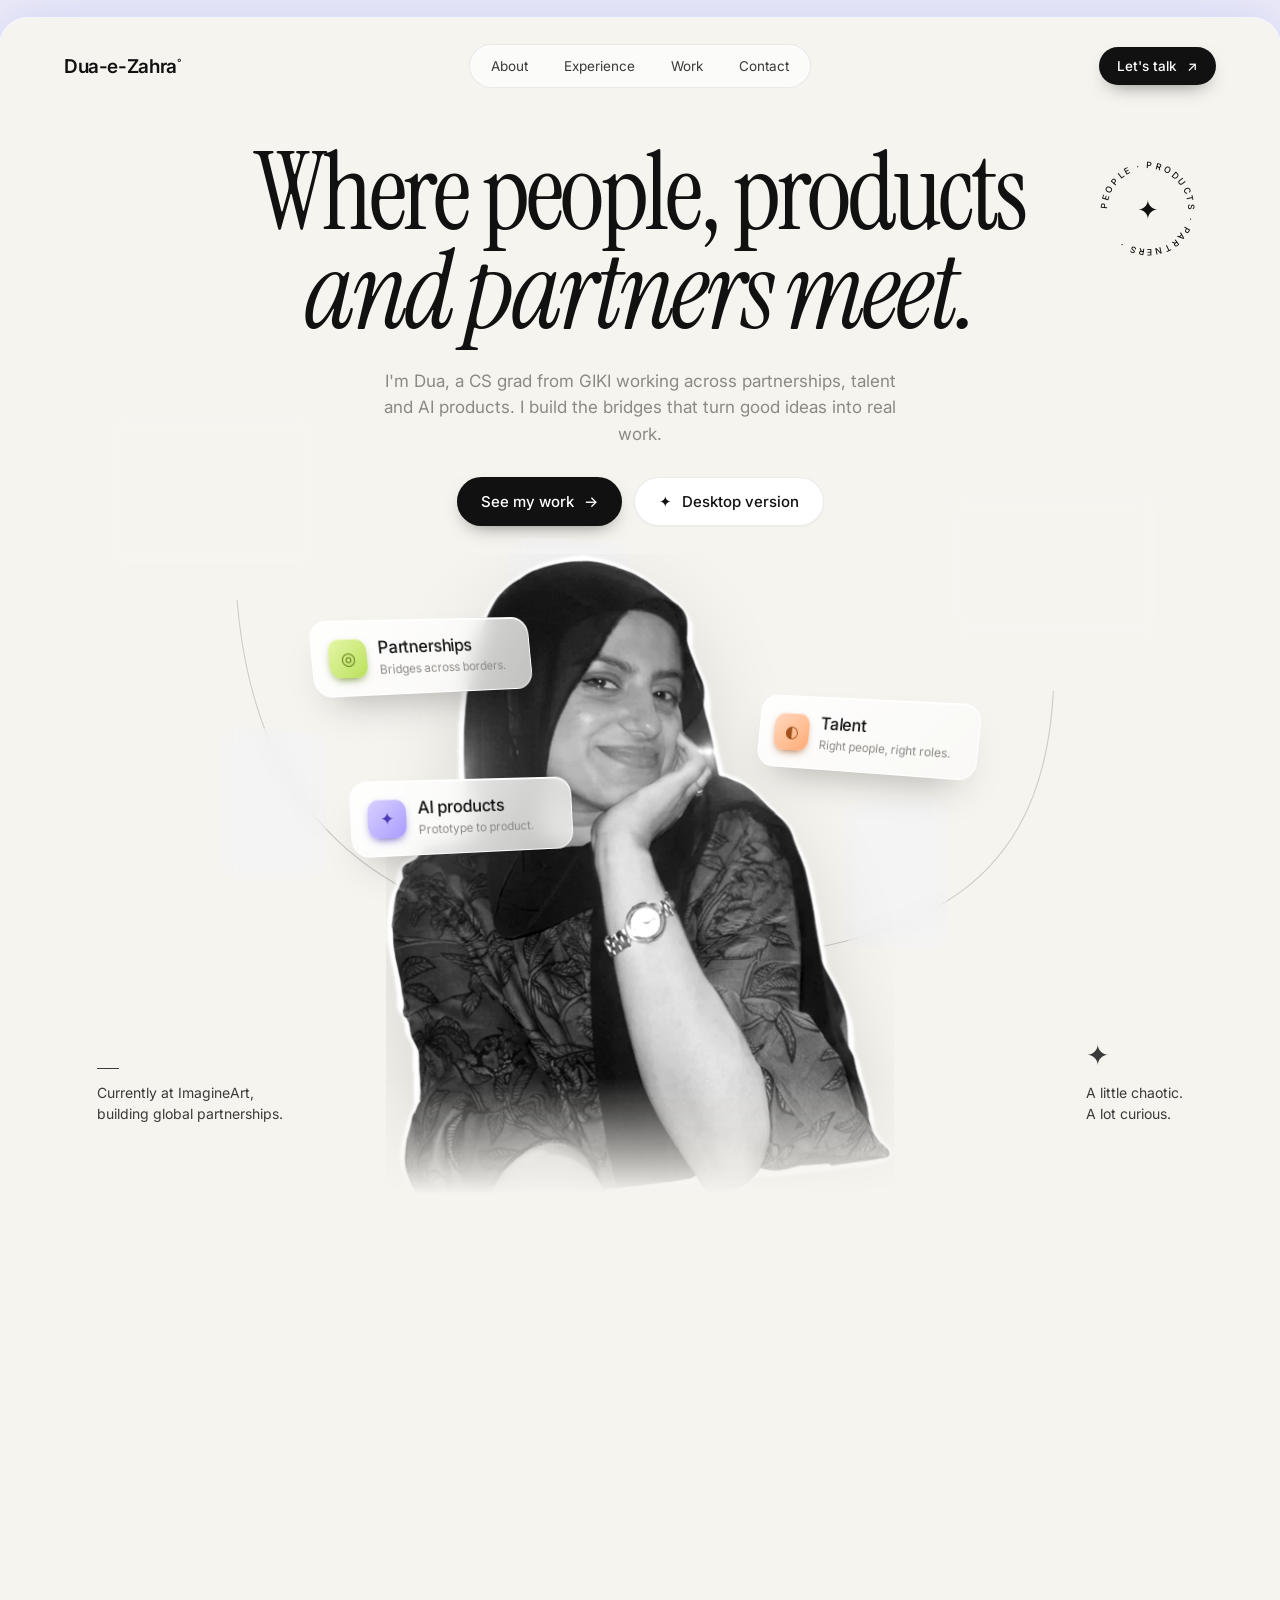
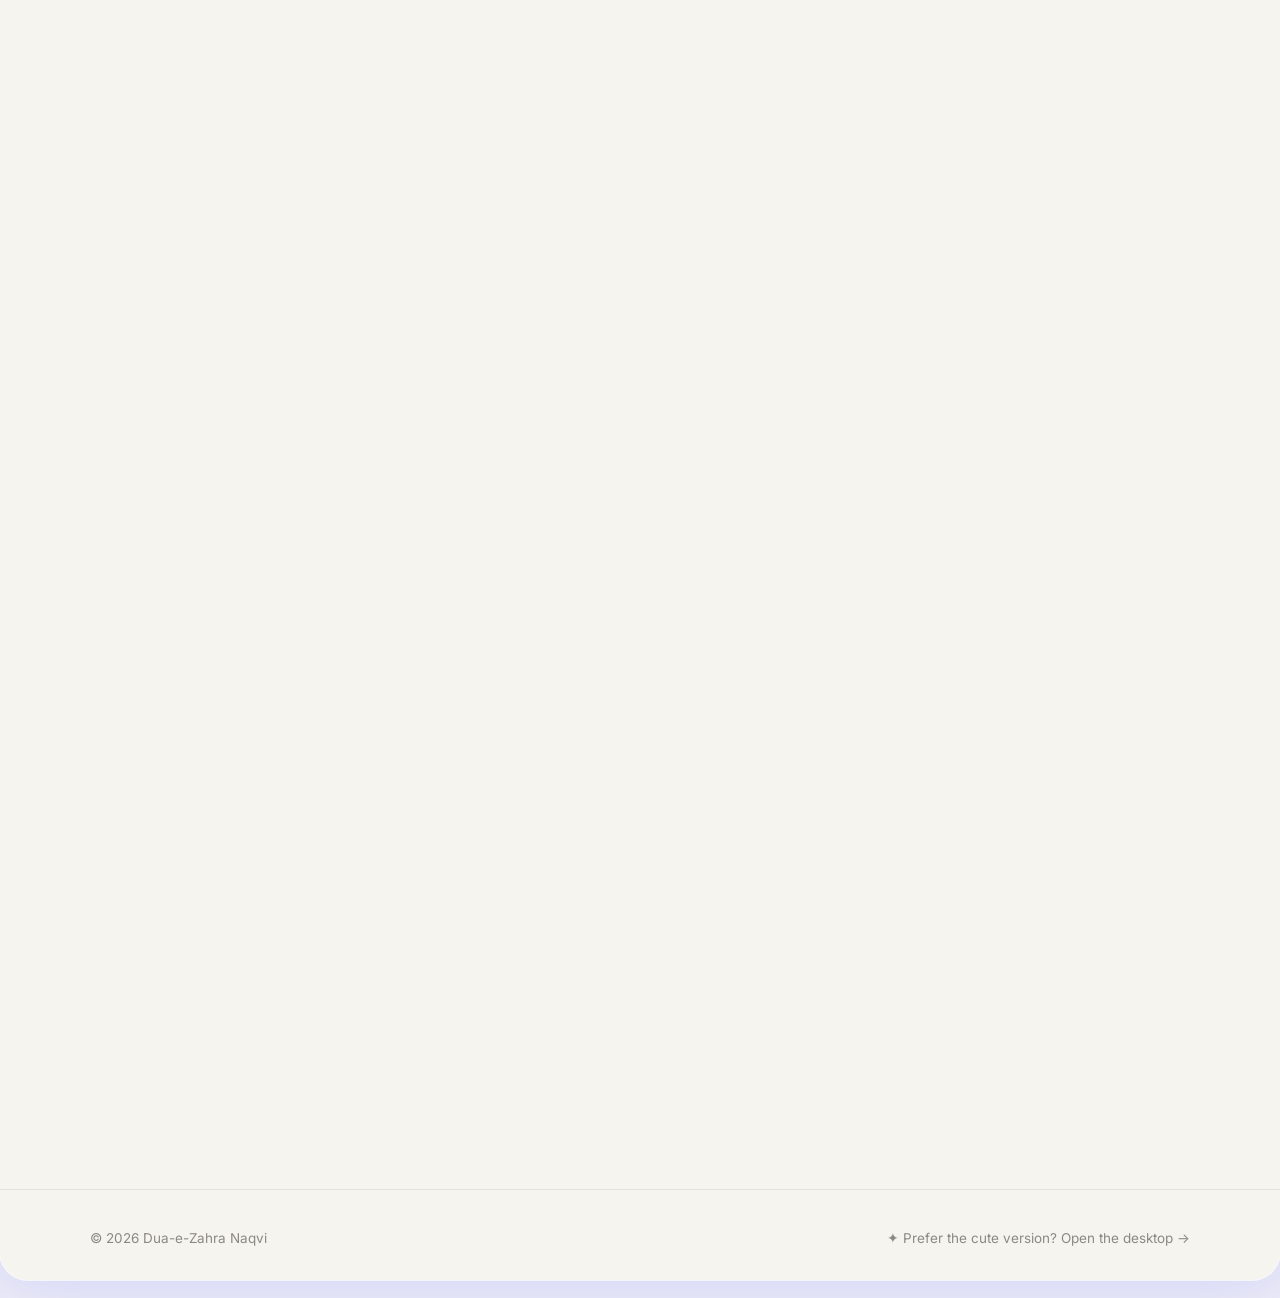
<file: index.html>
<!doctype html>
<html lang="en">
<head>
<meta charset="utf-8">
<meta name="viewport" content="width=device-width, initial-scale=1">
<title>Dua-e-Zahra Naqvi</title>
<meta name="description" content="Dua-e-Zahra Naqvi: partnerships, talent and AI products. CS grad from GIKI, based in Islamabad.">
<meta property="og:title" content="Dua-e-Zahra Naqvi · Portfolio">
<meta property="og:description" content="Where people, products and partners meet.">
<meta property="og:image" content="https://duaezahra.vercel.app/assets/card.jpg">
<meta property="og:url" content="https://duaezahra.vercel.app">
<meta name="twitter:card" content="summary_large_image">
<link rel="preconnect" href="https://fonts.googleapis.com">
<link rel="preconnect" href="https://fonts.gstatic.com" crossorigin>
<link href="https://fonts.googleapis.com/css2?family=Instrument+Serif:ital@0;1&family=Inter:wght@400;500;600&display=swap" rel="stylesheet">
<link rel="stylesheet" href="home.css">
</head>
<body>

<div class="frame">

<!-- ===== nav ===== -->
<header class="nav">
  <a class="brand" href="#top">Dua-e-Zahra<sup>°</sup></a>
  <nav class="pill-nav" aria-label="Sections">
    <a href="#about">About</a>
    <a href="#experience">Experience</a>
    <a href="#work">Work</a>
    <a href="#contact">Contact</a>
  </nav>
  <a class="btn btn-dark btn-sm" href="mailto:duazahra796@gmail.com">Let's talk <span aria-hidden="true">↗</span></a>
</header>

<!-- ===== hero ===== -->
<section class="hero" id="top">
  <h1 class="headline">
    <span class="l1">Where people, products</span>
    <span class="l2">and partners meet.</span>
  </h1>
  <p class="lede">I'm Dua, a CS grad from GIKI working across partnerships, talent and AI products. I build the bridges that turn good ideas into real work.</p>
  <div class="cta">
    <a class="btn btn-dark" href="#work">See my work <span aria-hidden="true">→</span></a>
    <a class="btn btn-ghost" href="desktop/"><span class="spark" aria-hidden="true">✦</span> Desktop version</a>
  </div>

  <!-- rotating badge -->
  <div class="badge" aria-hidden="true">
    <svg viewBox="0 0 120 120">
      <defs><path id="circ" d="M60 60 m-44 0 a44 44 0 1 1 88 0 a44 44 0 1 1 -88 0"/></defs>
      <text><textPath href="#circ">PEOPLE · PRODUCTS · PARTNERS · </textPath></text>
    </svg>
    <span>✦</span>
  </div>

  <!-- stage: portrait + floating glass -->
  <div class="stage">
    <svg class="wires" viewBox="0 0 1200 560" preserveAspectRatio="none" aria-hidden="true">
      <path d="M210 40 C 230 260, 380 300, 470 330"/>
      <path d="M1000 120 C 990 300, 860 330, 740 350"/>
    </svg>

    <article class="float-card fc-left">
      <span class="wave" aria-hidden="true"><i></i><i></i><i></i><i></i><i></i></span>
      <h3>Turn conversations<br>into partnerships.</h3>
      <p>Outreach, pitching and follow-through.</p>
    </article>

    <article class="float-card fc-right">
      <div class="faces" aria-hidden="true">
        <img src="assets/avatar.webp" alt="">
        <span class="face f2">🌍</span>
        <span class="face f3">🤝</span>
        <span class="plus">+</span>
      </div>
      <h3>Talent, anywhere.</h3>
      <p>Hiring for technical and non-technical roles.</p>
    </article>

    <div class="orbit back" aria-hidden="true">
      <div class="tile t-a"><span class="moon"></span></div>
      <div class="tile t-b"><span class="hill"></span></div>
      <div class="tile t-c"></div>
    </div>

    <img class="portrait" src="assets/hero.webp" alt="Dua-e-Zahra, smiling, chin resting on her hand" width="1024" height="1290">

    <div class="orbit front">
      <div class="glass g1"><span class="ico ico-green">◎</span><div><strong>Partnerships</strong><small>Bridges across borders.</small></div></div>
      <div class="glass g2"><span class="ico ico-violet">✦</span><div><strong>AI products</strong><small>Prototype to product.</small></div></div>
      <div class="glass g3"><span class="ico ico-peach">◐</span><div><strong>Talent</strong><small>Right people, right roles.</small></div></div>
    </div>

    <div class="corner corner-left">
      <span class="rule"></span>
      <p>Currently at ImagineArt,<br>building global partnerships.</p>
    </div>
    <div class="corner corner-right">
      <span class="spark big" aria-hidden="true">✦</span>
      <p>A little chaotic.<br>A lot curious.</p>
    </div>
  </div>
</section>

<!-- ===== about ===== -->
<section class="section about reveal" id="about">
  <p class="eyebrow">About</p>
  <div class="about-grid">
    <h2 class="display">Half engineer, <em>half people person.</em></h2>
    <div>
      <p>I studied Computer Science at GIKI and spent my internships shipping computer vision, ML forecasting and GIS systems. Somewhere along the way I realised I love the space between the code and the people it's for.</p>
      <p>Today I build international partnerships and help hire talent at <strong>ImagineArt</strong>, working directly with founders on growth, ambassador and creator programs.</p>
      <ul class="chips">
        <li>BS Computer Science · GIKI '26</li>
        <li>Dean's Honor Roll ×2</li>
        <li>GenPakistan Fellow</li>
        <li>Islamabad, Pakistan</li>
      </ul>
    </div>
  </div>
</section>

<!-- ===== experience ===== -->
<section class="section reveal" id="experience">
  <p class="eyebrow">Experience</p>
  <h2 class="display">Where I've <em>been building.</em></h2>
  <ol class="xp">
    <li>
      <span class="when">Feb '26 — Now</span>
      <div><h3>Talent Acquisition &amp; International Partnerships Associate</h3><p class="org">ImagineArt · Islamabad</p>
      <p>Sourcing and hiring across technical and non-technical roles, building partnerships with organisations across regions, and leading outreach for the global ambassador and creator programs.</p></div>
    </li>
    <li>
      <span class="when">Jul — Aug 2025</span>
      <div><h3>AI Intern</h3><p class="org">EmpowerBits · Islamabad</p>
      <p>Real-time computer-vision pipelines for a virtual eyeglasses try-on, tuned for low latency on live video.</p></div>
    </li>
    <li>
      <span class="when">Mar — Apr 2025</span>
      <div><h3>ML Intern</h3><p class="org">10Pearls · Remote</p>
      <p>End-to-end pipeline forecasting PM10 from live weather and pollution data, with automated retraining and a 3-day forecast app.</p></div>
    </li>
    <li>
      <span class="when">Jun — Jul 2024</span>
      <div><h3>WebGIS Intern</h3><p class="org">National Disaster Management Authority</p>
      <p>Django-based spatial analytics over large-scale geographic data.</p></div>
    </li>
  </ol>
</section>

<!-- ===== work ===== -->
<section class="section reveal" id="work">
  <p class="eyebrow">Selected work</p>
  <h2 class="display">Things I've <em>made.</em></h2>
  <div class="cards">
    <article class="card">
      <span class="ico ico-violet">✚</span>
      <h3>Federated Rare Disease Diagnosis</h3>
      <p>Final-year project. Hospitals train diagnostic models together with federated learning, without sharing patient data. Blockchain handles secure aggregation and auditability.</p>
      <p class="tags">Federated learning · Blockchain · Medical AI</p>
    </article>
    <article class="card">
      <span class="ico ico-peach">✎</span>
      <h3>Automated Career Assistant</h3>
      <p>LLM app with LangChain and RAG that reads resumes and job descriptions and writes ATS-ready resumes, cover letters and emails.</p>
      <p class="tags">LangChain · RAG · Prompting</p>
    </article>
    <article class="card">
      <span class="ico ico-green">❝</span>
      <h3>Research Query Assistant</h3>
      <p>Citation-aware RAG over academic papers that answers with paper and section references, evaluated with Recall@k and faithfulness.</p>
      <p class="tags">FAISS · RAG eval · PDF ingestion</p>
    </article>
    <article class="card">
      <span class="ico ico-blue">≋</span>
      <h3>PM10 Forecasting Pipeline</h3>
      <p>LSTM model on 180 days of pollution and weather data. RMSE 11.29, R² 0.997, with Hopsworks versioning and automated retraining.</p>
      <p class="tags">LSTM · MLOps · Hopsworks</p>
    </article>
    <article class="card">
      <span class="ico ico-pink">⌖</span>
      <h3>Automated Risk Calculator</h3>
      <p>GIS tool (Django + Mapbox) scoring hazard risk on uploaded shapefiles across 15+ infrastructure layers and 1000+ geographic units.</p>
      <p class="tags">Django · Mapbox · GIS</p>
    </article>
    <a class="card card-cta" href="https://drive.google.com/drive/folders/1e8-bptwraTwyYx8hRLhcGsK51VBurwHl?usp=sharing" target="_blank" rel="noopener">
      <span class="spark big" aria-hidden="true">✦</span>
      <h3>My AI portfolio</h3>
      <p>Images, videos and experiments made with generative AI.</p>
      <span class="arrow">Open folder ↗</span>
    </a>
  </div>
</section>

<!-- ===== skills ===== -->
<section class="section reveal" id="skills">
  <p class="eyebrow">Toolkit</p>
  <div class="skills">
    <div><h4>Partnerships</h4><p>Strategic partnerships · Lead generation · Market research · Outreach · Negotiation · Pre-sales</p></div>
    <div><h4>People &amp; ops</h4><p>Talent acquisition · Pitching · Pipeline management · Agile / Scrum · Technical writing</p></div>
    <div><h4>AI</h4><p>LLMs · RAG · Prompt engineering · AI product workflows · ML fundamentals</p></div>
    <div><h4>Build</h4><p>Python · C++ · JavaScript · React · Django · PostgreSQL · LangChain · TensorFlow · Hugging Face · Docker · Vercel</p></div>
  </div>
  <ul class="chips chips-center">
    <li>🌷 GenPakistan Fellow, US Embassy &amp; USIP</li>
    <li>👩‍💻 Lead, Women in Computing (ACM GIKI)</li>
    <li>📣 Liaison &amp; Media Head, GIKI Media Club</li>
    <li>🎓 Google: Generative AI · Python · Digital Marketing</li>
  </ul>
</section>

<!-- ===== contact ===== -->
<section class="section contact reveal" id="contact">
  <h2 class="display big">Let's build something <em>together.</em></h2>
  <p class="lede">Partnerships, collaborations, hiring, or just a hello. My inbox is open.</p>
  <div class="cta">
    <a class="btn btn-dark" href="mailto:duazahra796@gmail.com">duazahra796@gmail.com <span aria-hidden="true">↗</span></a>
    <a class="btn btn-ghost" href="https://www.linkedin.com/in/dua-e-zahra-9b52b3266" target="_blank" rel="noopener">LinkedIn</a>
    <a class="btn btn-ghost" href="https://github.com/DuaeZahra" target="_blank" rel="noopener">GitHub</a>
  </div>
</section>

<footer class="foot">
  <span>© <span id="year">2026</span> Dua-e-Zahra Naqvi</span>
  <a href="desktop/">✦ Prefer the cute version? Open the desktop →</a>
</footer>

</div>

<script src="home.js"></script>
</body>
</html>
</file>
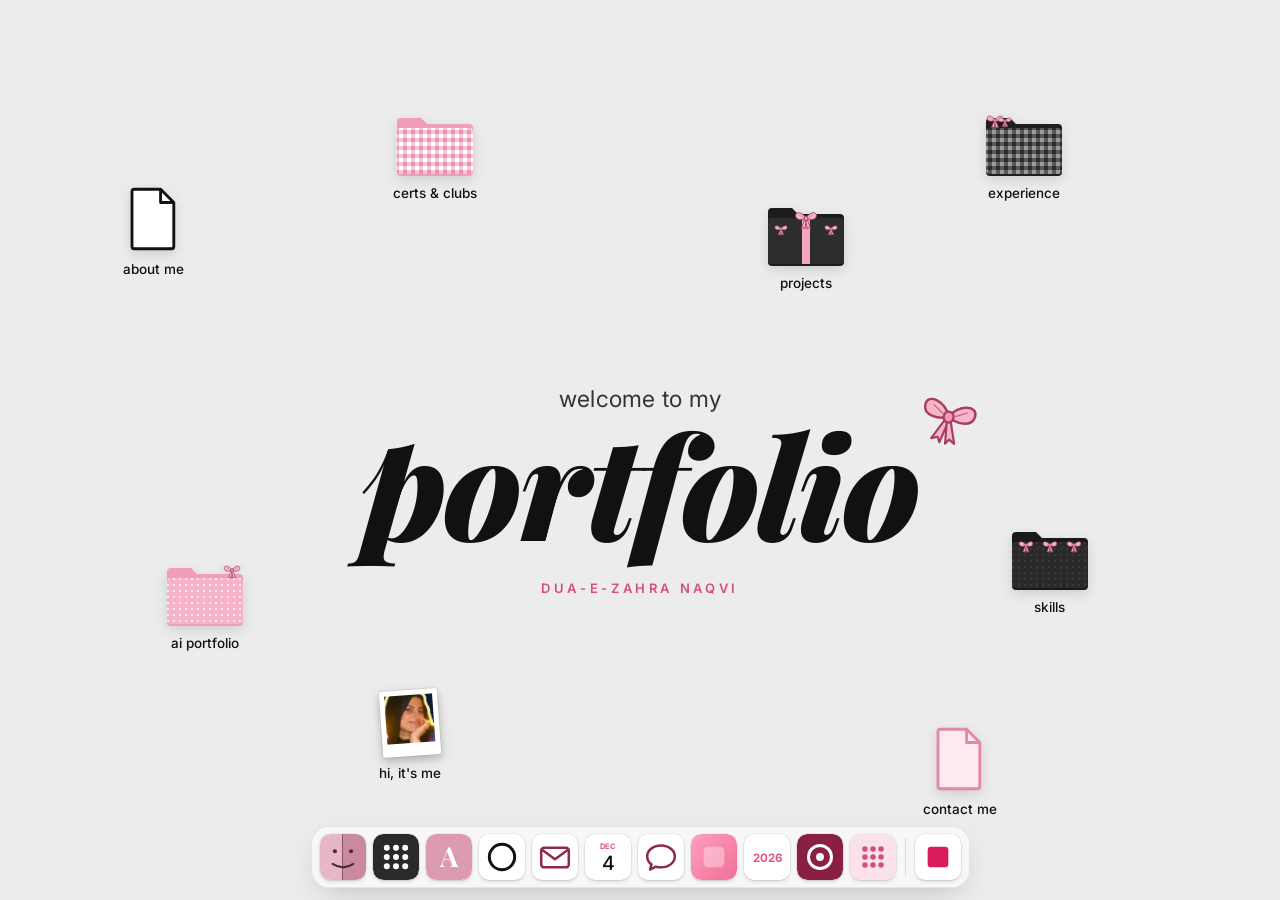
<file: desktop/index.html>
<!doctype html>
<html lang="en">
<head>
<meta charset="utf-8">
<meta name="viewport" content="width=device-width, initial-scale=1">
<title>Dua-e-Zahra Naqvi</title>
<meta name="description" content="Dua-e-Zahra Naqvi: partnerships, technical sales and AI product. Portfolio desktop.">
<meta property="og:title" content="Dua-e-Zahra Naqvi · Portfolio">
<meta property="og:description" content="Partnerships, technical sales and AI product.">
<meta property="og:image" content="https://duaezahra.vercel.app/assets/card.jpg">
<meta property="og:url" content="https://duaezahra.vercel.app">
<meta name="twitter:card" content="summary_large_image">
<link rel="preconnect" href="https://fonts.googleapis.com">
<link rel="preconnect" href="https://fonts.gstatic.com" crossorigin>
<link href="https://fonts.googleapis.com/css2?family=Inter:wght@400;500;600;700&family=Playfair+Display:ital,wght@0,600;1,700;1,800;1,900&display=swap" rel="stylesheet">
<link rel="stylesheet" href="style.css">
</head>
<body>

<!-- shared svg defs: folder patterns + bow -->
<svg width="0" height="0" style="position:absolute" aria-hidden="true">
  <defs>
    <pattern id="gingham" width="8" height="8" patternUnits="userSpaceOnUse">
      <rect width="8" height="8" fill="#2b2b2b"/>
      <rect width="4" height="8" fill="#6b6b6b" opacity=".7"/>
      <rect width="8" height="4" fill="#6b6b6b" opacity=".7"/>
      <rect width="4" height="4" fill="#9a9a9a"/>
    </pattern>
    <pattern id="gingham-pink" width="8" height="8" patternUnits="userSpaceOnUse">
      <rect width="8" height="8" fill="#fff"/>
      <rect width="4" height="8" fill="#f6b9cb" opacity=".8"/>
      <rect width="8" height="4" fill="#f6b9cb" opacity=".8"/>
      <rect width="4" height="4" fill="#ee93ae"/>
    </pattern>
    <pattern id="dots" width="6" height="6" patternUnits="userSpaceOnUse">
      <rect width="6" height="6" fill="#f6b3c7"/>
      <circle cx="3" cy="3" r="1" fill="#fff"/>
    </pattern>
    <pattern id="tinydots" width="6" height="6" patternUnits="userSpaceOnUse">
      <rect width="6" height="6" fill="#2a2a2a"/>
      <circle cx="3" cy="3" r=".7" fill="#555"/>
    </pattern>
    <symbol id="bow" viewBox="0 0 60 50">
      <path d="M30 20 C22 6 4 2 4 14 C4 26 22 26 30 20 Z" fill="#f7b7c9" stroke="#a83d62" stroke-width="2.4" stroke-linejoin="round"/>
      <path d="M30 20 C38 6 56 2 56 14 C56 26 38 26 30 20 Z" fill="#f7b7c9" stroke="#a83d62" stroke-width="2.4" stroke-linejoin="round"/>
      <path d="M12 12 C16 14 20 17 24 19 M48 12 C44 14 40 17 36 19" fill="none" stroke="#a83d62" stroke-width="1.4" opacity=".6"/>
      <path d="M28 22 L18 46 L24 43 L27 48 L31 24 Z" fill="#f7b7c9" stroke="#a83d62" stroke-width="2.2" stroke-linejoin="round"/>
      <path d="M32 22 L42 46 L36 43 L33 48 L29 24 Z" fill="#f7b7c9" stroke="#a83d62" stroke-width="2.2" stroke-linejoin="round"/>
      <ellipse cx="30" cy="21" rx="5" ry="5.5" fill="#f39ab5" stroke="#a83d62" stroke-width="2.4"/>
    </symbol>
    <symbol id="folder-shape" viewBox="0 0 80 62">
      <path d="M2 8 a4 4 0 0 1 4-4 h20 l6 6 h42 a4 4 0 0 1 4 4 v44 a4 4 0 0 1-4 4 h-68 a4 4 0 0 1-4-4z"/>
    </symbol>
  </defs>
</svg>

<main class="desktop" id="desktop">

  <div class="hero" aria-hidden="true">
    <p class="hero-small">welcome to my</p>
    <p class="hero-big">portfolio<svg class="hero-bow"><use href="#bow"/></svg></p>
    <p class="hero-name">Dua-e-Zahra Naqvi</p>
  </div>

  <!-- desktop icons -->
  <nav class="icons" aria-label="Desktop">
    <button class="icon" data-open="about" style="--ix:12%;--iy:20%">
      <svg class="ico" viewBox="0 0 48 60"><path d="M6 3 h24 l12 12 v40 a2 2 0 0 1-2 2 h-34 a2 2 0 0 1-2-2 v-50 a2 2 0 0 1 2-2z" fill="#fff" stroke="#111" stroke-width="2.6" stroke-linejoin="round"/><path d="M30 3 v12 h12" fill="none" stroke="#111" stroke-width="2.6" stroke-linejoin="round"/></svg>
      <span class="label">about me</span>
    </button>

    <button class="icon" data-open="experience" style="--ix:80%;--iy:12%">
      <svg class="ico folder" viewBox="0 0 80 62"><use href="#folder-shape" fill="#1f1f1f"/><rect x="2" y="14" width="76" height="46" rx="4" fill="url(#gingham)"/><use href="#bow" x="2" y="0" width="18" height="15"/><use href="#bow" x="14" y="2" width="14" height="12"/></svg>
      <span class="label">experience</span>
    </button>

    <button class="icon" data-open="projects" style="--ix:63%;--iy:22%">
      <svg class="ico folder" viewBox="0 0 80 62"><use href="#folder-shape" fill="#1c1c1c"/><rect x="2" y="14" width="76" height="46" rx="4" fill="#2d2d2d"/><rect x="36" y="14" width="8" height="46" fill="#f4a6bd"/><use href="#bow" x="28" y="6" width="24" height="20"/><use href="#bow" x="8" y="20" width="14" height="12"/><use href="#bow" x="58" y="20" width="14" height="12"/></svg>
      <span class="label">projects</span>
    </button>

    <button class="icon" data-open="ai" style="--ix:16%;--iy:62%">
      <svg class="ico folder" viewBox="0 0 80 62"><use href="#folder-shape" fill="#f19fb9"/><rect x="2" y="14" width="76" height="46" rx="4" fill="url(#dots)"/><use href="#bow" x="58" y="0" width="18" height="15"/></svg>
      <span class="label">ai portfolio</span>
    </button>

    <button class="icon" data-open="skills" style="--ix:82%;--iy:58%">
      <svg class="ico folder" viewBox="0 0 80 62"><use href="#folder-shape" fill="#1a1a1a"/><rect x="2" y="14" width="76" height="46" rx="4" fill="url(#tinydots)"/><use href="#bow" x="8" y="12" width="16" height="13"/><use href="#bow" x="32" y="12" width="16" height="13"/><use href="#bow" x="56" y="12" width="16" height="13"/></svg>
      <span class="label">skills</span>
    </button>

    <button class="icon" data-open="extras" style="--ix:34%;--iy:12%">
      <svg class="ico folder" viewBox="0 0 80 62"><use href="#folder-shape" fill="#f19fb9"/><rect x="2" y="14" width="76" height="46" rx="4" fill="url(#gingham-pink)"/></svg>
      <span class="label">certs &amp; clubs</span>
    </button>

    <button class="icon" data-open="me" style="--ix:32%;--iy:76%">
      <span class="ico polaroid"><img src="../assets/avatar.webp" alt=""></span>
      <span class="label">hi, it's me</span>
    </button>

    <button class="icon" data-open="contact" style="--ix:75%;--iy:80%">
      <svg class="ico" viewBox="0 0 48 60"><path d="M6 3 h24 l12 12 v40 a2 2 0 0 1-2 2 h-34 a2 2 0 0 1-2-2 v-50 a2 2 0 0 1 2-2z" fill="#fde9ef" stroke="#e389a5" stroke-width="2.6" stroke-linejoin="round"/><path d="M30 3 v12 h12" fill="none" stroke="#e389a5" stroke-width="2.6" stroke-linejoin="round"/></svg>
      <span class="label">contact me</span>
    </button>
  </nav>

  <!-- ===== windows ===== -->

  <section class="window" id="win-me" data-title="hi, it's me" style="--x:34vw;--y:4vh;--w:420px">
    <div class="titlebar"><div class="lights"><button class="l close" aria-label="Close"></button><button class="l min" aria-label="Minimise"></button><button class="l max" aria-label="Maximise"></button></div><span class="wtitle">hi, it's me</span></div>
    <div class="wbody me-body">
      <img class="me-card" src="../assets/card.webp" alt="Hi, I'm Dua, Project Associate. CS grad, GIKI, based in Islamabad. I believe the best work happens where people, products and partners meet. A little chaotic, a lot curious. Building, connecting, shipping, several things at a time." width="896" height="1200">
    </div>
  </section>

  <section class="window" id="win-about" data-title="about me" style="--x:22vw;--y:10vh;--w:520px">
    <div class="titlebar"><div class="lights"><button class="l close" aria-label="Close"></button><button class="l min" aria-label="Minimise"></button><button class="l max" aria-label="Maximise"></button></div><span class="wtitle">about me</span></div>
    <div class="wbody">
      <div class="about-head">
        <img class="avatar" src="../assets/avatar.webp" alt="Dua-e-Zahra Naqvi" width="68" height="68">
        <div>
          <h1>Dua-e-Zahra Naqvi</h1>
          <p class="muted">Islamabad, Pakistan</p>
        </div>
      </div>
      <p class="tagline">Strategic Partnerships · Technical Sales · Product Management · AI Product Development &amp; Real-Time Systems</p>
      <p>I'm a Computer Science graduate from GIKI who sits between the technical and the human side of AI. Today I build international partnerships and help hire talent at <strong>ImagineArt</strong>; before that I shipped computer-vision, ML forecasting and GIS systems as an engineer.</p>
      <p>I like turning research prototypes into things people can actually use, and turning cold outreach into real relationships.</p>
      <div class="chips">
        <span>BS Computer Science · GIKI '26</span>
        <span>Dean's Honor Roll ×2</span>
        <span>GenPakistan Fellow</span>
      </div>
    </div>
  </section>

  <section class="window" id="win-experience" data-title="experience" style="--x:30vw;--y:14vh;--w:600px">
    <div class="titlebar"><div class="lights"><button class="l close" aria-label="Close"></button><button class="l min" aria-label="Minimise"></button><button class="l max" aria-label="Maximise"></button></div><span class="wtitle">experience</span></div>
    <div class="wbody">
      <ol class="timeline">
        <li>
          <div class="when">Feb '26 – Present</div>
          <h3>Talent Acquisition &amp; International Partnerships Associate</h3>
          <p class="org">ImagineArt · Islamabad</p>
          <ul>
            <li>End-to-end talent acquisition: sourcing, screening and coordinating candidates for technical and non-technical roles.</li>
            <li>Build and manage international partnerships with organisations across regions.</li>
            <li>Work directly with founders and leadership on growth initiatives.</li>
            <li>Led outreach campaigns for the global ambassador and creator programs.</li>
          </ul>
        </li>
        <li>
          <div class="when">Jul – Aug 2025</div>
          <h3>AI Intern</h3>
          <p class="org">EmpowerBits · Islamabad</p>
          <ul>
            <li>Real-time computer-vision pipelines for a virtual eyeglasses try-on (MediaPipe, Python, React).</li>
            <li>Face-landmark detection and geometric alignment, tuned for low latency on live video.</li>
          </ul>
        </li>
        <li>
          <div class="when">Mar – Apr 2025</div>
          <h3>ML Intern</h3>
          <p class="org">10Pearls · Remote</p>
          <ul>
            <li>End-to-end ML pipeline forecasting PM10 from live weather and pollution data.</li>
            <li>Automated retraining via GitHub Actions; web app serving 3-day forecasts.</li>
          </ul>
        </li>
        <li>
          <div class="when">Jun – Jul 2024</div>
          <h3>WebGIS Intern</h3>
          <p class="org">National Disaster Management Authority (NDMA)</p>
          <ul>
            <li>Django-based spatial analytics system over large-scale geographic data.</li>
          </ul>
        </li>
      </ol>
    </div>
  </section>

  <section class="window" id="win-projects" data-title="projects" style="--x:18vw;--y:8vh;--w:680px">
    <div class="titlebar"><div class="lights"><button class="l close" aria-label="Close"></button><button class="l min" aria-label="Minimise"></button><button class="l max" aria-label="Maximise"></button></div><span class="wtitle">projects</span></div>
    <div class="wbody">
      <div class="cards">
        <article class="card">
          <span class="card-emoji">🧬</span>
          <h3>Federated Rare Disease Diagnosis</h3>
          <p>Final-year project. Institutions train diagnostic models together with federated learning, never sharing patient data. Blockchain handles secure aggregation and auditability.</p>
          <div class="tags"><span>Federated Learning</span><span>Blockchain</span><span>Medical AI</span></div>
        </article>
        <article class="card">
          <span class="card-emoji">💼</span>
          <h3>Automated Career Assistant</h3>
          <p>LLM app with LangChain + RAG that ingests resumes and job descriptions and writes ATS-optimised resumes, cover letters and emails.</p>
          <div class="tags"><span>LangChain</span><span>RAG</span><span>Prompting</span></div>
        </article>
        <article class="card">
          <span class="card-emoji">📚</span>
          <h3>Research Query Assistant</h3>
          <p>Citation-aware RAG over academic papers, answering with paper and section references. Compared chunking strategies; evaluated with Recall@k and faithfulness.</p>
          <div class="tags"><span>FAISS</span><span>RAG eval</span><span>PDF ingestion</span></div>
        </article>
        <article class="card">
          <span class="card-emoji">🌫️</span>
          <h3>PM10 Forecasting Pipeline</h3>
          <p>LSTM time-series model on 180 days of pollution and weather data. RMSE 11.29, R² 0.997. Hopsworks versioning, GitHub Actions retraining, live 3-day forecasts.</p>
          <div class="tags"><span>LSTM</span><span>MLOps</span><span>Hopsworks</span></div>
        </article>
        <article class="card">
          <span class="card-emoji">🗺️</span>
          <h3>Automated Risk Calculator</h3>
          <p>Interactive GIS tool (Django + Mapbox) scoring hazard risk on uploaded shapefiles across 15+ infrastructure layers and 1000+ geographic units.</p>
          <div class="tags"><span>Django</span><span>Mapbox</span><span>GIS</span></div>
        </article>
      </div>
    </div>
  </section>

  <section class="window" id="win-ai" data-title="ai portfolio" style="--x:36vw;--y:20vh;--w:440px">
    <div class="titlebar"><div class="lights"><button class="l close" aria-label="Close"></button><button class="l min" aria-label="Minimise"></button><button class="l max" aria-label="Maximise"></button></div><span class="wtitle">ai portfolio</span></div>
    <div class="wbody center">
      <svg class="big-folder" viewBox="0 0 80 62" aria-hidden="true"><use href="#folder-shape" fill="#f19fb9"/><rect x="2" y="14" width="76" height="46" rx="4" fill="url(#dots)"/><use href="#bow" x="54" y="-2" width="24" height="20"/></svg>
      <h2 class="serif-h">my AI work ✦</h2>
      <p>Images, videos and experiments I've made with generative AI tools live in one folder.</p>
      <a class="btn" href="https://drive.google.com/drive/folders/1e8-bptwraTwyYx8hRLhcGsK51VBurwHl?usp=sharing" target="_blank" rel="noopener">Open the folder ↗</a>
    </div>
  </section>

  <section class="window" id="win-skills" data-title="skills" style="--x:42vw;--y:12vh;--w:520px">
    <div class="titlebar"><div class="lights"><button class="l close" aria-label="Close"></button><button class="l min" aria-label="Minimise"></button><button class="l max" aria-label="Maximise"></button></div><span class="wtitle">skills</span></div>
    <div class="wbody">
      <div class="skill-group"><h4>Partnerships &amp; BD</h4><div class="chips"><span>Strategic Partnerships</span><span>Lead Generation</span><span>Market Research</span><span>Outreach</span><span>Negotiation</span><span>Pre-Sales</span></div></div>
      <div class="skill-group"><h4>Communication &amp; Ops</h4><div class="chips"><span>Pitching</span><span>Pipeline Management</span><span>Relationship Building</span><span>Agile / Scrum</span><span>Technical Docs</span></div></div>
      <div class="skill-group"><h4>AI</h4><div class="chips"><span>LLMs</span><span>RAG</span><span>Prompt Engineering</span><span>AI Product Workflows</span><span>ML Fundamentals</span></div></div>
      <div class="skill-group"><h4>Code</h4><div class="chips"><span>Python</span><span>C++</span><span>JavaScript</span><span>React</span><span>Django</span><span>PostgreSQL</span></div></div>
      <div class="skill-group"><h4>Tools</h4><div class="chips"><span>LangChain</span><span>TensorFlow</span><span>scikit-learn</span><span>Hugging Face</span><span>Pandas</span><span>Docker</span><span>GitHub Actions</span><span>Vercel</span><span>QGIS</span><span>Mapbox</span></div></div>
    </div>
  </section>

  <section class="window" id="win-extras" data-title="certs & clubs" style="--x:26vw;--y:24vh;--w:480px">
    <div class="titlebar"><div class="lights"><button class="l close" aria-label="Close"></button><button class="l min" aria-label="Minimise"></button><button class="l max" aria-label="Maximise"></button></div><span class="wtitle">certs &amp; clubs</span></div>
    <div class="wbody">
      <ul class="list">
        <li><span>🌷</span><div><strong>Fellow, GenPakistan Fellowship</strong><br><span class="muted">US Embassy &amp; USIP</span></div></li>
        <li><span>👩‍💻</span><div><strong>Lead, Women in Computing</strong><br><span class="muted">ACM GIKI Chapter: team leadership, community, events</span></div></li>
        <li><span>📣</span><div><strong>Liaison &amp; Media Head</strong><br><span class="muted">GIKI Media Club: outreach, comms, stakeholders</span></div></li>
        <li><span>🎓</span><div><strong>Google certificates</strong><br><span class="muted">Intro to Generative AI · Crash Course on Python · Digital Marketing</span></div></li>
      </ul>
    </div>
  </section>

  <section class="window" id="win-contact" data-title="contact me" style="--x:48vw;--y:28vh;--w:400px">
    <div class="titlebar"><div class="lights"><button class="l close" aria-label="Close"></button><button class="l min" aria-label="Minimise"></button><button class="l max" aria-label="Maximise"></button></div><span class="wtitle">contact me</span></div>
    <div class="wbody center">
      <p class="serif-h">let's talk</p>
      <p>Partnerships, collaborations or just a hello. My inbox is open.</p>
      <div class="contact-links">
        <a class="btn" href="mailto:duazahra796@gmail.com">duazahra796@gmail.com</a>
        <a class="btn ghost" href="https://www.linkedin.com/in/dua-e-zahra-9b52b3266" target="_blank" rel="noopener">LinkedIn ↗</a>
        <a class="btn ghost" href="https://github.com/DuaeZahra" target="_blank" rel="noopener">GitHub ↗</a>
      </div>
    </div>
  </section>
</main>

<!-- dock -->
<footer class="dock-wrap">
  <div class="dock" role="toolbar" aria-label="Dock">
    <button class="dock-item d-finder" data-open="about" title="about me"><svg viewBox="0 0 40 40"><rect width="40" height="40" rx="9" fill="#e8b7c6"/><path d="M20 0 v40" stroke="#7a4a5a" stroke-width="1.5"/><path d="M20 0 h11 a9 9 0 0 1 9 9 v22 a9 9 0 0 1-9 9 h-11z" fill="#c98aa0"/><circle cx="13" cy="15" r="1.8" fill="#4a2a37"/><circle cx="27" cy="15" r="1.8" fill="#4a2a37"/><path d="M11 26 q9 6 18 0" fill="none" stroke="#4a2a37" stroke-width="1.8" stroke-linecap="round"/></svg></button>
    <button class="dock-item d-dark" data-open="projects" title="projects"><svg viewBox="0 0 40 40"><rect width="40" height="40" rx="9" fill="#2a2a2a"/><g fill="#fff"><circle cx="12" cy="12" r="2.6"/><circle cx="20" cy="12" r="2.6"/><circle cx="28" cy="12" r="2.6"/><circle cx="12" cy="20" r="2.6"/><circle cx="20" cy="20" r="2.6"/><circle cx="28" cy="20" r="2.6"/><circle cx="12" cy="28" r="2.6"/><circle cx="20" cy="28" r="2.6"/><circle cx="28" cy="28" r="2.6"/></g></svg></button>
    <button class="dock-item" data-open="skills" title="skills"><svg viewBox="0 0 40 40"><rect width="40" height="40" rx="9" fill="#dc9bb0"/><text x="20" y="29" text-anchor="middle" font-family="Playfair Display, serif" font-weight="700" font-size="24" fill="#fff">A</text></svg></button>
    <button class="dock-item" data-open="experience" title="experience"><svg viewBox="0 0 40 40"><rect width="40" height="40" rx="9" fill="#fff"/><circle cx="20" cy="20" r="11" fill="none" stroke="#111" stroke-width="2.6"/></svg></button>
    <button class="dock-item" data-open="contact" title="email me"><svg viewBox="0 0 40 40"><rect width="40" height="40" rx="9" fill="#fff"/><rect x="8" y="12" width="24" height="17" rx="2.5" fill="none" stroke="#8e2a4c" stroke-width="2.2"/><path d="M9 14 l11 8 l11-8" fill="none" stroke="#8e2a4c" stroke-width="2.2" stroke-linejoin="round"/></svg></button>
    <button class="dock-item" data-open="about" title="today"><svg viewBox="0 0 40 40"><rect width="40" height="40" rx="9" fill="#fff"/><text id="cal-mon" x="20" y="13" text-anchor="middle" font-family="Inter, sans-serif" font-weight="700" font-size="6.5" fill="#e0567f">OCT</text><text id="cal-day" x="20" y="31" text-anchor="middle" font-family="Inter, sans-serif" font-weight="500" font-size="17" fill="#111">16</text></svg></button>
    <button class="dock-item" data-open="contact" title="say hi"><svg viewBox="0 0 40 40"><rect width="40" height="40" rx="9" fill="#fff"/><path d="M20 10 c-7 0-12 4.3-12 9.5 c0 2.8 1.4 5.2 3.7 6.9 l-1.2 4.6 l5-2.6 c1.4.4 2.9.6 4.5.6 c7 0 12-4.3 12-9.5 S27 10 20 10z" fill="none" stroke="#8e2a4c" stroke-width="2.2" stroke-linejoin="round"/></svg></button>
    <button class="dock-item" data-open="ai" title="ai portfolio"><svg viewBox="0 0 40 40"><defs><linearGradient id="pg" x1="0" y1="0" x2="1" y2="1"><stop offset="0" stop-color="#ff9fbd"/><stop offset="1" stop-color="#f06f98"/></linearGradient></defs><rect width="40" height="40" rx="9" fill="url(#pg)"/><rect x="11" y="11" width="18" height="18" rx="4" fill="#fff" opacity=".35"/></svg></button>
    <button class="dock-item" data-open="extras" title="certs &amp; clubs"><svg viewBox="0 0 40 40"><rect width="40" height="40" rx="9" fill="#fff"/><text id="cal-year" x="20" y="24" text-anchor="middle" font-family="Inter, sans-serif" font-weight="700" font-size="10" fill="#e0567f">2026</text></svg></button>
    <button class="dock-item" data-open="projects" title="work"><svg viewBox="0 0 40 40"><rect width="40" height="40" rx="9" fill="#8a1f45"/><circle cx="20" cy="20" r="10" fill="none" stroke="#fff" stroke-width="2.6"/><circle cx="20" cy="20" r="3.4" fill="#fff"/></svg></button>
    <button class="dock-item" data-open="skills" title="toolbox"><svg viewBox="0 0 40 40"><rect width="40" height="40" rx="9" fill="#fbe1e9"/><g fill="#d4507b"><circle cx="13" cy="13" r="2.4"/><circle cx="20" cy="13" r="2.4"/><circle cx="27" cy="13" r="2.4"/><circle cx="13" cy="20" r="2.4"/><circle cx="20" cy="20" r="2.4"/><circle cx="27" cy="20" r="2.4"/><circle cx="13" cy="27" r="2.4"/><circle cx="20" cy="27" r="2.4"/><circle cx="27" cy="27" r="2.4"/></g></svg></button>
    <span class="dock-sep"></span>
    <a class="dock-item" href="https://www.linkedin.com/in/dua-e-zahra-9b52b3266" target="_blank" rel="noopener" title="LinkedIn"><svg viewBox="0 0 40 40"><rect width="40" height="40" rx="9" fill="#fff"/><rect x="11" y="11" width="18" height="18" rx="3" fill="#d81b5c"/></svg></a>
  </div>
</footer>

<script src="script.js"></script>
</body>
</html>
</file>
<file: home.css>
:root {
  --bg: #f6f4ef;
  --paper: #fbfaf7;
  --ink: #111;
  --ink-2: #3a3a3a;
  --muted: #8b8984;
  --line: rgba(17, 17, 17, .08);
  --serif: "Instrument Serif", "Times New Roman", serif;
  --sans: "Inter", -apple-system, "Helvetica Neue", Arial, sans-serif;
  --glass: rgba(255, 255, 255, .55);
  --shadow: 0 30px 60px -30px rgba(20, 20, 20, .25), 0 2px 6px rgba(20, 20, 20, .04);
}

* { box-sizing: border-box; }
html { scroll-behavior: smooth; }
body {
  margin: 0; font-family: var(--sans); color: var(--ink); background: #ecebf6;
  -webkit-font-smoothing: antialiased; overflow-x: hidden;
}
a { color: inherit; text-decoration: none; }
img { display: block; }

.frame {
  max-width: 1360px; margin: 18px auto; background: var(--bg);
  border-radius: 28px; overflow: hidden;
  box-shadow: 0 0 0 1px rgba(255, 255, 255, .7), 0 0 60px rgba(150, 160, 255, .35);
}

/* ---------- nav ---------- */
.nav {
  display: flex; align-items: center; justify-content: space-between;
  padding: 26px clamp(20px, 5vw, 72px); position: relative; z-index: 5;
}
.brand { font-weight: 600; font-size: 19px; letter-spacing: -.02em; }
.brand sup { font-size: 10px; font-weight: 500; }
.pill-nav {
  display: flex; gap: 4px; padding: 5px; border-radius: 999px;
  background: rgba(255, 255, 255, .6); border: 1px solid var(--line);
  box-shadow: inset 0 1px 0 #fff;
}
.pill-nav a { font-size: 13.5px; padding: 8px 16px; border-radius: 999px; color: var(--ink-2); transition: background .2s, box-shadow .2s; }
.pill-nav a:hover, .pill-nav a.active { background: #fff; box-shadow: 0 1px 3px rgba(0, 0, 0, .08), inset 0 -1px 0 rgba(0, 0, 0, .04); color: var(--ink); }

.btn {
  display: inline-flex; align-items: center; gap: 10px;
  font-size: 15px; font-weight: 500; padding: 14px 24px; border-radius: 999px;
  transition: transform .2s, background .2s, box-shadow .2s;
}
.btn:hover { transform: translateY(-1px); }
.btn-dark { background: var(--ink); color: #fff; box-shadow: 0 8px 20px -10px rgba(0, 0, 0, .6); }
.btn-dark:hover { background: #2a2a2a; }
.btn-ghost { background: #fff; border: 1px solid var(--line); box-shadow: 0 1px 2px rgba(0, 0, 0, .04); }
.btn-sm { font-size: 13.5px; padding: 11px 18px; }
.spark { font-size: 15px; }
.spark.big { font-size: 28px; line-height: 1; }

/* ---------- hero ---------- */
.hero { position: relative; text-align: center; padding: 30px 20px 0; }
.headline {
  font-family: var(--serif); font-weight: 400; margin: 0;
  font-size: clamp(52px, 8.4vw, 118px); line-height: .92; letter-spacing: -.035em;
}
.headline span { display: block; }
.headline .l2 { font-style: italic; }
.lede { max-width: 520px; margin: 26px auto 0; color: var(--muted); font-size: 17px; line-height: 1.55; }
.cta { display: flex; gap: 12px; justify-content: center; flex-wrap: wrap; margin-top: 30px; }

.badge { position: absolute; top: 40px; right: clamp(20px, 6vw, 90px); width: 110px; height: 110px; display: grid; place-items: center; }
.badge svg { position: absolute; inset: 0; animation: spin 22s linear infinite; }
.badge text { font-size: 9.6px; letter-spacing: .26em; fill: var(--ink); font-family: var(--sans); font-weight: 500; }
.badge span { font-size: 26px; }
@keyframes spin { to { transform: rotate(360deg); } }

/* stage */
.stage { position: relative; height: clamp(520px, 52vw, 640px); margin-top: 28px; perspective: 1400px; }
.portrait {
  position: absolute; left: 50%; bottom: 0; transform: translateX(-50%);
  height: 100%; width: auto; z-index: 2;
  filter: drop-shadow(0 30px 40px rgba(0, 0, 0, .12));
  -webkit-mask-image: linear-gradient(to bottom, #000 82%, transparent 100%);
  mask-image: linear-gradient(to bottom, #000 82%, transparent 100%);
}

.wires { position: absolute; inset: 0; width: 100%; height: 100%; z-index: 0; }
.wires path { fill: none; stroke: rgba(17, 17, 17, .18); stroke-width: 1; }

.float-card {
  position: absolute; z-index: 3; width: 230px; text-align: left;
  padding: 22px 22px 20px; border-radius: 22px; background: rgba(255, 255, 255, .78);
  border: 1px solid rgba(255, 255, 255, .9); box-shadow: var(--shadow);
  backdrop-filter: blur(12px); -webkit-backdrop-filter: blur(12px);
  animation: bob 7s ease-in-out infinite;
}
.float-card h3 { font-weight: 500; font-size: 19px; line-height: 1.2; letter-spacing: -.01em; margin: 14px 0 8px; }
.float-card p { margin: 0; font-size: 13.5px; color: var(--muted); line-height: 1.45; }
.fc-left { left: clamp(16px, 6vw, 90px); top: -150px; --r: -5deg; }
.fc-right { right: clamp(16px, 7vw, 110px); top: -70px; --r: 6deg; animation-delay: -3s; }
@keyframes bob { 0%, 100% { transform: rotate(var(--r)) translateY(0); } 50% { transform: rotate(var(--r)) translateY(-10px); } }

.wave { display: inline-flex; gap: 3px; align-items: center; height: 22px; }
.wave i { width: 3px; border-radius: 2px; background: var(--ink); animation: eq 1.2s ease-in-out infinite; }
.wave i:nth-child(1) { height: 8px; } .wave i:nth-child(2) { height: 16px; animation-delay: -.2s; } .wave i:nth-child(3) { height: 22px; animation-delay: -.4s; } .wave i:nth-child(4) { height: 14px; animation-delay: -.6s; } .wave i:nth-child(5) { height: 9px; animation-delay: -.8s; }
@keyframes eq { 50% { transform: scaleY(.45); } }

.faces { display: flex; align-items: center; }
.faces img, .faces .face { width: 34px; height: 34px; border-radius: 50%; border: 2px solid #fff; object-fit: cover; filter: grayscale(1); }
.faces .face { display: grid; place-items: center; background: #ececec; font-size: 15px; margin-left: -9px; }
.faces .plus { width: 30px; height: 30px; border-radius: 50%; background: #fff; display: grid; place-items: center; margin-left: 6px; box-shadow: 0 1px 4px rgba(0, 0, 0, .1); font-size: 16px; }

/* orbit of glass around the head */
.orbit { position: absolute; left: 50%; top: 4%; width: 0; height: 0; transform-style: preserve-3d; }
.orbit.back { z-index: 1; }
.orbit.front { z-index: 3; }
.glass, .tile {
  position: absolute; border-radius: 18px;
  background: linear-gradient(135deg, rgba(255, 255, 255, .92), rgba(250, 250, 248, .74));
  border: 1px solid rgba(255, 255, 255, .95);
  box-shadow: 0 20px 40px -20px rgba(0, 0, 0, .35), inset 0 1px 0 #fff;
  backdrop-filter: blur(10px) saturate(1.2); -webkit-backdrop-filter: blur(10px) saturate(1.2);
}
.glass {
  display: flex; gap: 12px; align-items: center; padding: 16px 20px 16px 16px; width: 230px; text-align: left;
  animation: drift 9s ease-in-out infinite;
}
.glass strong { display: block; font-weight: 500; font-size: 17px; letter-spacing: -.01em; }
.glass small { color: var(--muted); font-size: 12px; }
.g1 { transform: translate(-330px, 40px) rotateY(28deg) rotateZ(-6deg); --t: translate(-330px, 40px) rotateY(28deg) rotateZ(-6deg); }
.g2 { transform: translate(-290px, 200px) rotateY(24deg) rotateZ(-3deg); --t: translate(-290px, 200px) rotateY(24deg) rotateZ(-3deg); animation-delay: -3s; }
.g3 { transform: translate(110px, 120px) rotateY(-28deg) rotateZ(6deg); --t: translate(110px, 120px) rotateY(-28deg) rotateZ(6deg); animation-delay: -6s; }
@keyframes drift { 0%, 100% { transform: var(--t) translateY(0); } 50% { transform: var(--t) translateY(-8px); } }

.tile { width: 110px; height: 150px; overflow: hidden; filter: grayscale(1); }
.t-a { transform: translate(200px, 220px) rotateY(-34deg); background: linear-gradient(160deg, #3b3b3b, #0d0d0d); }
.t-b { transform: translate(-420px, 150px) rotateY(38deg); background: linear-gradient(180deg, #d9d9d9, #8f8f8f); }
.t-c { transform: translate(-130px, -40px) rotateY(10deg); width: 120px; height: 70px; }
.moon { position: absolute; width: 70px; height: 70px; border-radius: 50%; left: 22px; top: 40px; background: radial-gradient(circle at 35% 35%, #eee, #9a9a9a 60%, #555); box-shadow: 0 0 30px rgba(255, 255, 255, .3); }
.hill { position: absolute; inset: auto 0 0 0; height: 90px; background: linear-gradient(180deg, #444, #111); clip-path: polygon(0 100%, 0 60%, 30% 20%, 55% 55%, 75% 30%, 100% 70%, 100% 100%); }

.ico {
  width: 38px; height: 38px; border-radius: 11px; flex: none;
  display: grid; place-items: center; font-size: 17px; color: #fff;
  box-shadow: inset 0 1px 0 rgba(255, 255, 255, .5), 0 4px 10px -4px currentColor;
}
.ico-green { background: linear-gradient(135deg, #e6f7a8, #b9e05b); color: #5c7a12; }
.ico-violet { background: linear-gradient(135deg, #d9d2ff, #a99bff); color: #4b3bb5; }
.ico-peach { background: linear-gradient(135deg, #ffd9bf, #ffab76); color: #a3501b; }
.ico-blue { background: linear-gradient(135deg, #d6ecff, #8cc4ff); color: #1f5d9e; }
.ico-pink { background: linear-gradient(135deg, #ffd8e6, #ff9fc2); color: #a3264f; }

.corner { position: absolute; bottom: 70px; z-index: 3; text-align: left; font-size: 14px; color: var(--ink-2); line-height: 1.45; }
.corner p { margin: 0; }
.corner-left { left: clamp(20px, 6vw, 90px); }
.corner-left .rule { display: block; width: 22px; height: 1px; background: var(--ink-2); margin-bottom: 14px; }
.corner-right { right: clamp(20px, 6vw, 90px); display: grid; justify-items: start; gap: 14px; }

/* ---------- sections ---------- */
.section { padding: clamp(70px, 9vw, 120px) clamp(20px, 7vw, 110px) 0; }
.eyebrow { font-size: 12.5px; text-transform: uppercase; letter-spacing: .18em; color: var(--muted); margin: 0 0 18px; }
.display { font-family: var(--serif); font-weight: 400; font-size: clamp(40px, 5.4vw, 72px); line-height: .98; letter-spacing: -.03em; margin: 0; }
.display em { font-style: italic; }
.display.big { font-size: clamp(48px, 7vw, 100px); }

.about-grid { display: grid; grid-template-columns: 1.1fr 1fr; gap: 60px; align-items: start; }
.about-grid p { font-size: 17px; line-height: 1.65; color: var(--ink-2); margin: 0 0 16px; }
.chips { list-style: none; padding: 0; margin: 22px 0 0; display: flex; flex-wrap: wrap; gap: 8px; }
.chips li { font-size: 13px; padding: 8px 14px; border-radius: 999px; background: #fff; border: 1px solid var(--line); }
.chips-center { justify-content: center; margin-top: 50px; }

.xp { list-style: none; padding: 0; margin: 50px 0 0; border-top: 1px solid var(--line); }
.xp li { display: grid; grid-template-columns: 200px 1fr; gap: 30px; padding: 30px 0; border-bottom: 1px solid var(--line); transition: background .2s; }
.xp li:hover { background: rgba(255, 255, 255, .5); }
.when { font-size: 14px; color: var(--muted); padding-top: 4px; }
.xp h3 { font-weight: 500; font-size: 21px; letter-spacing: -.01em; margin: 0; }
.org { color: var(--muted); font-size: 14px; margin: 4px 0 10px; }
.xp p:last-child { margin: 0; color: var(--ink-2); line-height: 1.6; max-width: 680px; }

.cards { display: grid; grid-template-columns: repeat(3, 1fr); gap: 18px; margin-top: 50px; }
.card {
  background: var(--paper); border: 1px solid rgba(255, 255, 255, .9); border-radius: 24px;
  padding: 28px; box-shadow: var(--shadow); display: flex; flex-direction: column; gap: 12px;
  transition: transform .3s, box-shadow .3s;
}
.card:hover { transform: translateY(-4px); box-shadow: 0 40px 70px -35px rgba(20, 20, 20, .35); }
.card h3 { font-weight: 500; font-size: 19px; letter-spacing: -.01em; margin: 8px 0 0; }
.card p { margin: 0; color: var(--ink-2); font-size: 14.5px; line-height: 1.6; flex: 1; }
.card .tags { flex: none; color: var(--muted); font-size: 12.5px; }
.card-cta { background: var(--ink); color: #fff; }
.card-cta p { color: rgba(255, 255, 255, .7); }
.card-cta .arrow { font-weight: 500; font-size: 14px; }

.skills { display: grid; grid-template-columns: repeat(4, 1fr); gap: 30px; border-top: 1px solid var(--line); padding-top: 30px; }
.skills h4 { font-family: var(--serif); font-weight: 400; font-style: italic; font-size: 26px; margin: 0 0 10px; }
.skills p { margin: 0; color: var(--ink-2); font-size: 14.5px; line-height: 1.75; }

.contact { text-align: center; padding-bottom: 40px; }
.contact .lede { margin-top: 20px; }

.foot {
  display: flex; justify-content: space-between; flex-wrap: wrap; gap: 10px;
  padding: 40px clamp(20px, 7vw, 110px) 34px; margin-top: 70px;
  border-top: 1px solid var(--line); font-size: 13.5px; color: var(--muted);
}
.foot a:hover { color: var(--ink); }

/* reveal on scroll */
.reveal { opacity: 0; transform: translateY(24px); transition: opacity .8s ease, transform .8s ease; }
.reveal.in { opacity: 1; transform: none; }

/* ---------- responsive ---------- */
@media (max-width: 1100px) {
  .g1 { --t: translate(-280px, 40px) rotateY(28deg) rotateZ(-6deg); }
  .g2 { --t: translate(-250px, 200px) rotateY(24deg) rotateZ(-3deg); }
  .t-b { display: none; }
  .fc-left { top: -120px; }
  .cards { grid-template-columns: repeat(2, 1fr); }
  .skills { grid-template-columns: repeat(2, 1fr); }
}
@media (max-width: 760px) {
  .frame { margin: 0; border-radius: 0; }
  .nav { padding: 18px 16px; }
  .pill-nav { display: none; }
  .badge, .float-card, .wires, .corner, .tile { display: none; }
  .hero { padding: 20px 16px 0; }
  .lede { font-size: 15.5px; }
  .stage { height: 440px; margin-top: 24px; }
  .glass { width: auto; padding: 8px 14px 8px 8px; gap: 8px; border-radius: 14px; }
  .glass strong { font-size: 13.5px; white-space: nowrap; }
  .glass small { display: none; }
  .ico { width: 28px; height: 28px; border-radius: 8px; font-size: 13px; }
  .g1 { --t: translate(-180px, 250px) rotateY(18deg) rotateZ(-5deg); }
  .g2 { --t: translate(-185px, 330px) rotateY(16deg) rotateZ(-3deg); }
  .g3 { --t: translate(70px, 290px) rotateY(-18deg) rotateZ(5deg); }
  .section { padding: 70px 16px 0; }
  .about-grid { grid-template-columns: 1fr; gap: 26px; }
  .xp li { grid-template-columns: 1fr; gap: 6px; }
  .cards, .skills { grid-template-columns: 1fr; }
  .foot { padding: 30px 16px; }
}
@media (prefers-reduced-motion: reduce) {
  *, *::before, *::after { animation: none !important; transition: none !important; }
  .reveal { opacity: 1; transform: none; }
}
</file>
<file: desktop/style.css>
:root {
  --bg: #ececec;
  --ink: #111;
  --muted: #777;
  --pink: #f4a6bd;
  --pink-soft: #fde9ef;
  --rose: #d4507b;
  --berry: #8a1f45;
  --line: #dcdcdc;
  --serif: "Playfair Display", "Times New Roman", serif;
  --sans: "Inter", -apple-system, "Helvetica Neue", Arial, sans-serif;
  --shadow: 0 30px 70px -25px rgba(0, 0, 0, .35), 0 2px 8px rgba(0, 0, 0, .08);
}

* { box-sizing: border-box; }
html, body { height: 100%; margin: 0; }
body {
  font-family: var(--sans);
  color: var(--ink);
  background: var(--bg);
  overflow: hidden;
  -webkit-font-smoothing: antialiased;
}
button { font: inherit; color: inherit; background: none; border: 0; cursor: pointer; padding: 0; }
a { color: var(--rose); }

.desktop { position: fixed; inset: 0; }

/* ---------- hero ---------- */
.hero {
  position: absolute; left: 50%; top: 50%; transform: translate(-50%, -50%);
  text-align: center; pointer-events: none; user-select: none; margin-top: 40px;
}
.hero p { margin: 0; }
.hero-small { font-size: clamp(18px, 1.8vw, 26px); color: #333; letter-spacing: .01em; }
.hero-big {
  position: relative; display: inline-block;
  font-family: var(--serif); font-style: italic; font-weight: 900;
  font-size: clamp(84px, 11vw, 170px); line-height: 1; letter-spacing: -.02em;
  padding: 0 .1em;
}
.hero-bow { position: absolute; right: -.32em; top: -.12em; width: .42em; height: .36em; transform: rotate(14deg); }
.hero-name { margin-top: 26px !important; font-size: 13px; font-weight: 600; letter-spacing: .28em; text-transform: uppercase; color: var(--rose); }

/* ---------- desktop icons ---------- */
.icon {
  position: absolute; left: var(--ix); top: var(--iy);
  width: 110px; transform: translateX(-50%);
  display: flex; flex-direction: column; align-items: center; gap: 8px;
  padding: 6px; border-radius: 8px; touch-action: none; user-select: none;
}
.ico { width: 56px; height: 66px; filter: drop-shadow(0 4px 6px rgba(0, 0, 0, .12)); transition: transform .15s; }
.ico.folder { width: 80px; height: 62px; }
.icon .label { font-size: 13.5px; font-weight: 500; padding: 1px 6px; border-radius: 4px; }
.icon:hover .ico { transform: translateY(-2px); }
.icon.selected .label, .icon:focus-visible .label { background: var(--rose); color: #fff; }
.icon:focus-visible { outline: none; }
.icon.selected .ico { filter: drop-shadow(0 4px 6px rgba(0, 0, 0, .12)) brightness(.92); }

/* ---------- windows ---------- */
.window {
  position: absolute; left: var(--x); top: var(--y);
  width: min(var(--w), calc(100vw - 32px));
  max-height: calc(100vh - var(--y) - 120px);
  display: none; flex-direction: column;
  background: #fff; border: 1px solid var(--line);
  border-radius: 12px; box-shadow: var(--shadow); overflow: hidden;
}
.window.open { display: flex; animation: pop .2s cubic-bezier(.2, .9, .3, 1.15); }
.window.closing { animation: shrink .15s ease-in forwards; }
.window.maxed { left: 16px !important; top: 16px !important; width: calc(100vw - 32px); height: calc(100vh - 120px); max-height: none; }
@keyframes pop { from { opacity: 0; transform: scale(.95); } to { opacity: 1; transform: none; } }
@keyframes shrink { to { opacity: 0; transform: scale(.92) translateY(24px); } }

.titlebar {
  height: 40px; flex: none; display: flex; align-items: center; position: relative;
  padding: 0 14px; cursor: grab; user-select: none; touch-action: none;
  background: #f6f6f6; border-bottom: 1px solid var(--line);
}
.titlebar:active { cursor: grabbing; }
.wtitle { position: absolute; left: 50%; transform: translateX(-50%); font-size: 13px; font-weight: 600; color: #444; white-space: nowrap; }
.lights { display: flex; gap: 8px; z-index: 1; }
.l { width: 12px; height: 12px; border-radius: 50%; position: relative; box-shadow: inset 0 0 0 .5px rgba(0, 0, 0, .15); }
.l.close { background: #ff5f57; }
.l.min { background: #febc2e; }
.l.max { background: #28c840; }
.lights:hover .l::after { position: absolute; inset: 0; display: grid; place-items: center; font-size: 9px; line-height: 1; font-weight: 700; color: rgba(0, 0, 0, .55); }
.lights:hover .l.close::after { content: "×"; }
.lights:hover .l.min::after { content: "–"; }
.lights:hover .l.max::after { content: "+"; }
.window:not(.focused) .l { background: #d6d6d6; }

.wbody { padding: 24px 26px 28px; overflow: auto; line-height: 1.6; font-size: 14.5px; }
.wbody.center { text-align: center; }
.wbody p { margin: 0 0 12px; }
.muted { color: var(--muted); }

h1, h2, h3, h4 { margin: 0; }
h1 { font-family: var(--serif); font-style: italic; font-weight: 800; font-size: 34px; line-height: 1.05; }
.serif-h { font-family: var(--serif); font-style: italic; font-weight: 800; font-size: 34px; margin-bottom: 8px; }

.about-head { display: flex; align-items: center; gap: 16px; margin-bottom: 14px; }
.about-head p { margin: 2px 0 0; }
.avatar {
  width: 68px; height: 68px; border-radius: 50%; flex: none;
  display: grid; place-items: center;
  font-family: var(--serif); font-style: italic; font-weight: 800; font-size: 26px; color: var(--berry);
  background: var(--pink-soft); border: 2px solid var(--pink);
}
.tagline { font-weight: 600; color: var(--rose); font-size: 13.5px; }

.chips { display: flex; flex-wrap: wrap; gap: 6px; margin-top: 8px; }
.chips span, .tags span {
  font-size: 12px; font-weight: 500; padding: 4px 10px; border-radius: 999px;
  background: #f4f4f4; border: 1px solid #e4e4e4;
}

/* timeline */
.timeline { list-style: none; margin: 0; padding: 0 0 0 18px; border-left: 1.5px solid #e2e2e2; }
.timeline > li { position: relative; padding: 0 0 22px 14px; }
.timeline > li:last-child { padding-bottom: 0; }
.timeline > li::before { content: ""; position: absolute; left: -25px; top: 5px; width: 11px; height: 11px; border-radius: 50%; background: var(--pink); border: 2px solid #fff; box-shadow: 0 0 0 1.5px var(--rose); }
.when { font-size: 12px; font-weight: 600; color: var(--rose); letter-spacing: .02em; }
.timeline h3 { font-size: 16px; font-weight: 700; margin: 2px 0; }
.org { color: var(--muted); font-weight: 500; font-size: 13px; margin: 0 0 6px !important; }
.timeline ul { margin: 0; padding-left: 18px; }
.timeline ul li { margin-bottom: 3px; }

/* project cards */
.cards { display: grid; grid-template-columns: repeat(auto-fill, minmax(190px, 1fr)); gap: 14px; }
.card {
  border: 1px solid #e6e6e6; border-radius: 10px; padding: 16px;
  display: flex; flex-direction: column; gap: 6px; transition: border-color .15s, transform .15s;
}
.card:hover { border-color: var(--pink); transform: translateY(-2px); }
.card-emoji { font-size: 24px; }
.card h3 { font-size: 15px; font-weight: 700; line-height: 1.3; }
.card p { font-size: 13px; margin: 0; flex: 1; color: #333; }
.tags { display: flex; flex-wrap: wrap; gap: 4px; margin-top: 6px; }
.tags span { font-size: 11px; padding: 2px 8px; background: var(--pink-soft); border-color: #f9d2de; color: var(--berry); }

.skill-group + .skill-group { margin-top: 16px; }
.skill-group h4 { font-size: 12px; font-weight: 700; text-transform: uppercase; letter-spacing: .1em; color: var(--rose); }

.list { list-style: none; margin: 0; padding: 0; display: grid; gap: 14px; }
.list li { display: flex; gap: 12px; align-items: flex-start; }
.list li > span { font-size: 22px; line-height: 1.2; }

.polaroid {
  width: 58px; height: 66px; display: block; padding: 5px 5px 13px; background: #fff;
  border-radius: 2px; transform: rotate(-4deg);
  box-shadow: 0 0 0 1px rgba(0, 0, 0, .06), 0 4px 8px rgba(0, 0, 0, .15);
}
.polaroid img { width: 100%; height: 100%; object-fit: cover; display: block; }
.icon:hover .polaroid { transform: rotate(-4deg) translateY(-2px); }
.me-body { padding: 0; line-height: 0; }
.me-card { width: 100%; height: auto; display: block; }
img.avatar { object-fit: cover; padding: 0; }

.big-folder { width: 120px; height: 93px; margin: 6px auto 12px; display: block; overflow: visible; }

.btn {
  display: inline-block; text-decoration: none; font-weight: 600; font-size: 14px;
  padding: 10px 18px; border-radius: 999px; color: #fff; background: var(--ink);
  transition: background .15s;
}
.btn:hover { background: var(--rose); }
.btn.ghost { background: #fff; color: var(--ink); border: 1px solid #d8d8d8; }
.btn.ghost:hover { border-color: var(--rose); color: var(--rose); }
.contact-links { display: flex; flex-direction: column; gap: 8px; align-items: center; margin-top: 8px; }

/* ---------- dock ---------- */
.dock-wrap { position: fixed; left: 0; right: 0; bottom: 12px; display: flex; justify-content: center; z-index: 8000; pointer-events: none; }
.dock {
  pointer-events: auto; display: flex; align-items: flex-end; gap: 7px;
  padding: 7px 8px; border-radius: 18px;
  background: rgba(255, 255, 255, .6);
  backdrop-filter: blur(20px) saturate(1.4);
  -webkit-backdrop-filter: blur(20px) saturate(1.4);
  border: 1px solid rgba(0, 0, 0, .08);
  box-shadow: 0 10px 30px -12px rgba(0, 0, 0, .25);
}
.dock-item {
  width: 46px; height: 46px; position: relative; display: block;
  transition: transform .18s cubic-bezier(.3, 1.5, .5, 1), margin .18s;
}
.dock-item svg { width: 100%; height: 100%; display: block; border-radius: 10px; box-shadow: 0 0 0 .5px rgba(0, 0, 0, .1), 0 2px 5px -2px rgba(0, 0, 0, .25); }
.dock-item:hover, .dock-item:focus-visible { transform: translateY(-10px) scale(1.25); margin: 0 6px; outline: none; }
.dock-item.running::after { content: ""; position: absolute; bottom: -5px; left: 50%; width: 4px; height: 4px; border-radius: 50%; background: #555; transform: translateX(-50%); }
.dock-item::before {
  content: attr(title); position: absolute; bottom: calc(100% + 10px); left: 50%; transform: translateX(-50%);
  white-space: nowrap; font-size: 11px; font-weight: 500; padding: 3px 8px; border-radius: 6px;
  background: rgba(30, 30, 30, .85); color: #fff; opacity: 0; pointer-events: none; transition: opacity .12s;
}
.dock-item:hover::before { opacity: 1; }
.dock-sep { width: 1px; align-self: stretch; margin: 4px 2px; background: rgba(0, 0, 0, .12); }

/* ---------- small screens ---------- */
@media (max-width: 760px) {
  .hero { top: auto; bottom: 110px; transform: translateX(-50%); width: 100%; }
  .hero-big { font-size: 76px; }
  .icons { position: absolute; top: 24px; left: 12px; right: 12px; display: grid; grid-template-columns: repeat(4, 1fr); row-gap: 18px; }
  .icon { position: static; transform: none; width: auto; }
  .ico { width: 44px; height: 52px; }
  .polaroid { width: 48px; height: 56px; padding: 4px 4px 10px; }
  .ico.folder { width: 62px; height: 48px; }
  .icon .label { font-size: 12px; text-align: center; }
  .window, .window.maxed { left: 8px !important; right: 8px; top: 8px !important; width: auto; height: auto; max-height: calc(100vh - 100px); }
  .titlebar { cursor: default; }
  .dock { gap: 3px; padding: 5px 6px; border-radius: 14px; max-width: calc(100vw - 16px); }
  .dock-item { width: 27px; height: 27px; }
  .dock-item svg { border-radius: 6px; }
  .dock-item:hover { transform: none; margin: 0; }
  .dock-item::before { display: none; }
  .dock-sep { margin: 2px 1px; }
}

@media (prefers-reduced-motion: reduce) {
  *, *::before, *::after { animation: none !important; transition: none !important; }
}
</file>
